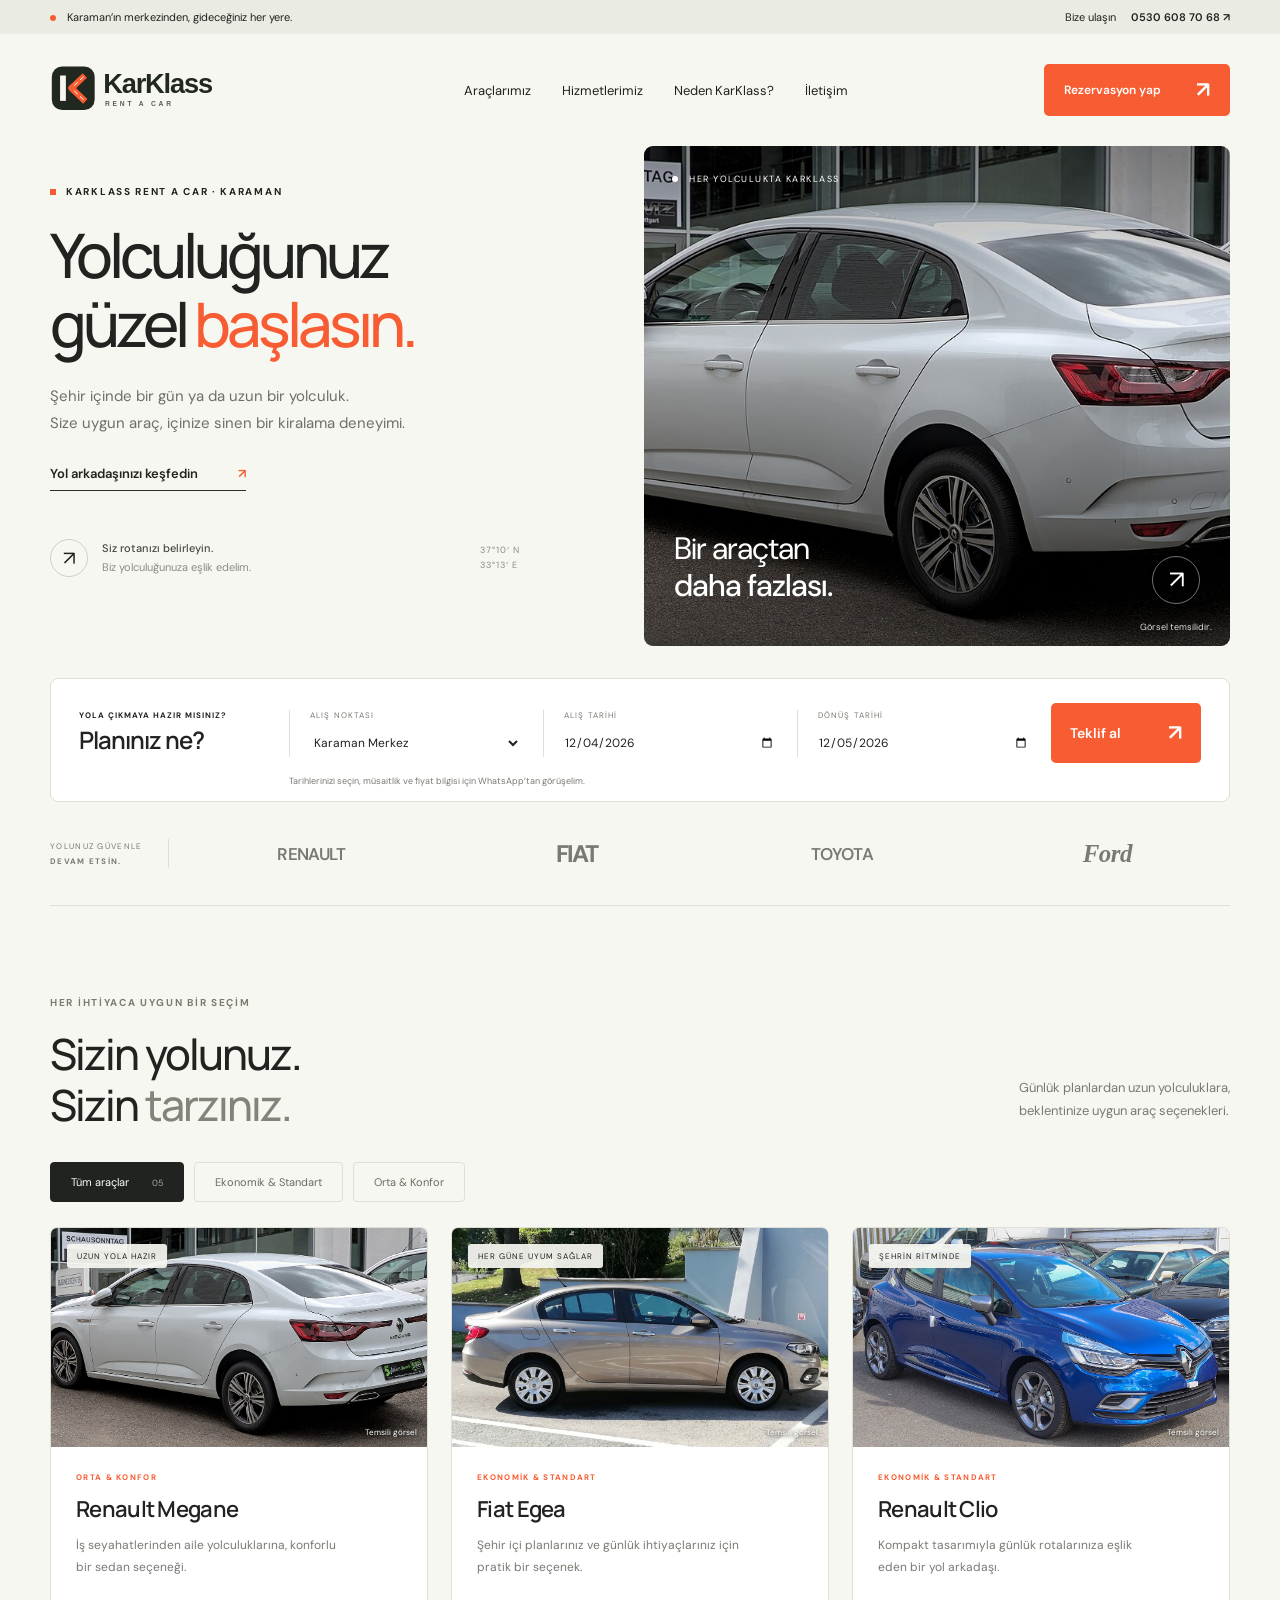
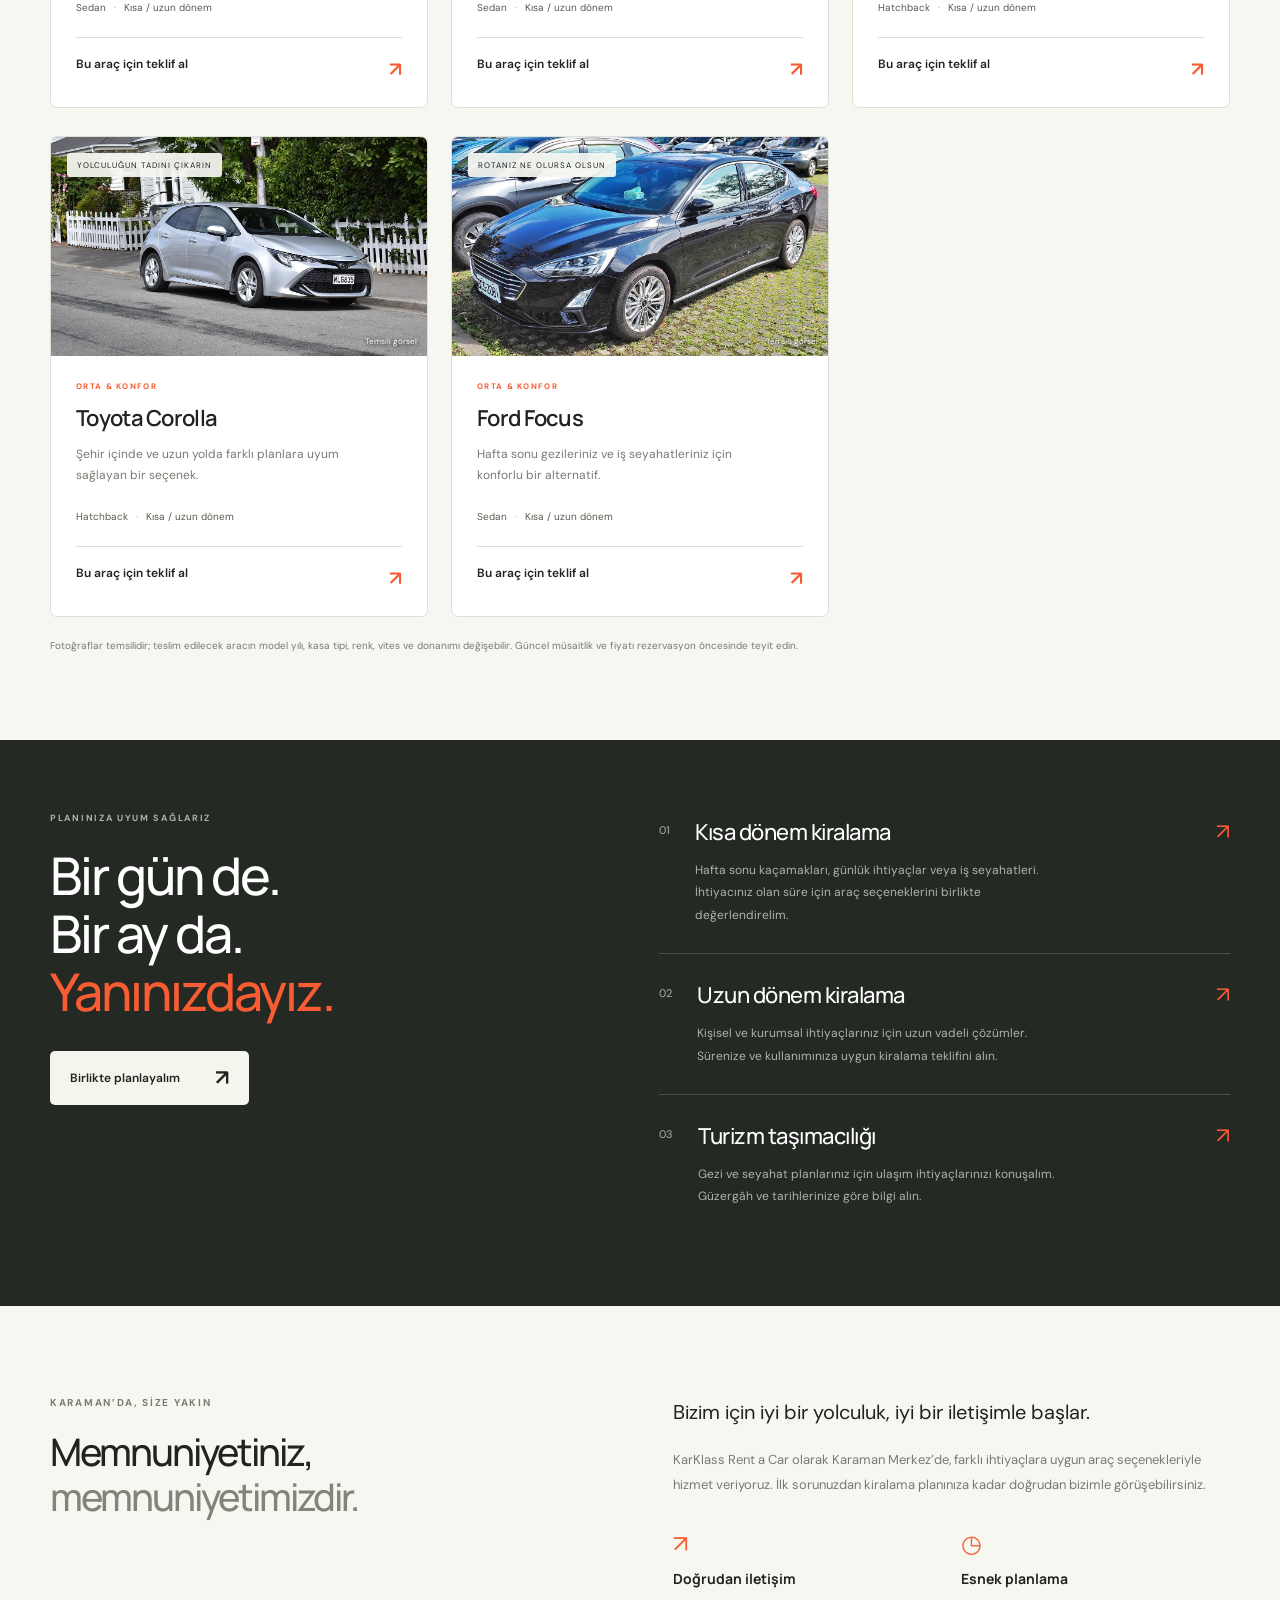
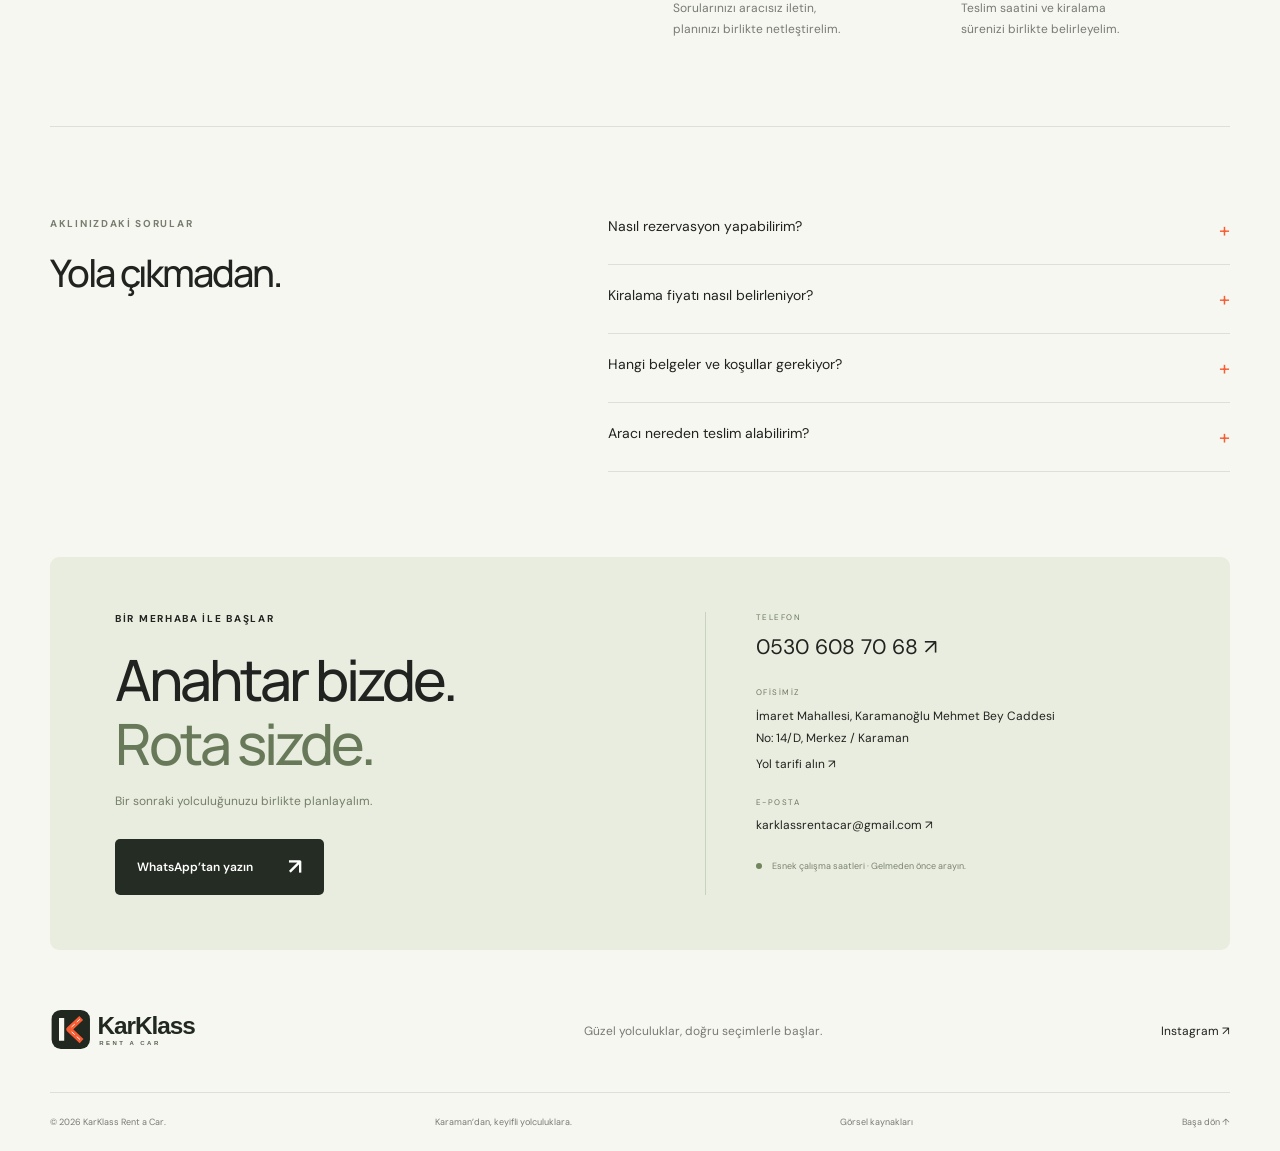
<file: index.html>
<!doctype html>
<html lang="tr">
<head>
  <meta charset="UTF-8"><meta name="viewport" content="width=device-width, initial-scale=1">
  <meta name="theme-color" content="#f7f7f2"><meta name="description" content="Karaman Merkez KarKlass Rent a Car. Megane, Egea, Clio, Corolla ve Focus seçenekleriyle kısa ve uzun dönem araç kiralama. WhatsApp üzerinden teklif alın.">
  <title>KarKlass Rent a Car — Yolculuğunuz güzel başlasın.</title>
  <link rel="preconnect" href="https://fonts.googleapis.com"><link rel="preconnect" href="https://fonts.gstatic.com" crossorigin><link href="https://fonts.googleapis.com/css2?family=DM+Sans:wght@400;500;600;700&family=Manrope:wght@400;500;600;700;800&display=swap" rel="stylesheet">
  <link rel="icon" type="image/svg+xml" href="assets/karklass-icon.svg"><link rel="stylesheet" href="styles.css"><script src="app.js" defer></script>
</head>
<body>
  <div class="topbar"><div class="wrap"><span><i class="status"></i> Karaman’ın merkezinden, gideceğiniz her yere.</span><a href="tel:+905306087068">Bize ulaşın <span>0530 608 70 68 ↗</span></a></div></div>
  <header class="wrap header"><a class="logo" href="#" aria-label="KarKlass Rent a Car ana sayfa"><img src="assets/karklass-logo.svg" alt="KarKlass Rent a Car" width="244" height="64"></a><nav id="navigation" aria-label="Ana menü"><a href="#araclar">Araçlarımız</a><a href="#hizmetler">Hizmetlerimiz</a><a href="#hakkimizda">Neden KarKlass?</a><a href="#iletisim">İletişim</a></nav><a class="button small header-cta" href="https://wa.me/905306087068" target="_blank" rel="noopener">Rezervasyon yap <span>↗</span></a><button class="menu-toggle" aria-label="Menüyü aç" aria-expanded="false" aria-controls="navigation">☰</button></header>
  <main>
    <section class="hero wrap" aria-labelledby="hero-title">
      <div class="hero-copy"><p class="eyebrow"><span></span> KARKLASS RENT A CAR · KARAMAN</p><h1 id="hero-title">Yolculuğunuz<br>güzel <em>başlasın.</em></h1><p class="intro">Şehir içinde bir gün ya da uzun bir yolculuk.<br>Size uygun araç, içinize sinen bir kiralama deneyimi.</p><a class="text-link" href="#araclar">Yol arkadaşınızı keşfedin <span>↗</span></a><div class="hero-bottom"><span class="circle-icon">↗</span><p><strong>Siz rotanızı belirleyin.</strong><br>Biz yolculuğunuza eşlik edelim.</p><span class="coordinates">37°10′ N<br>33°13′ E</span></div></div>
      <div class="hero-visual"><img src="assets/megane.jpg" alt="Renault Megane sedan — temsili fotoğraf" fetchpriority="high"><div class="image-shade"></div><span class="image-label"><i class="status"></i> HER YOLCULUKTA KARKLASS</span><div class="image-caption"><span>Bir araçtan<br><strong>daha fazlası.</strong></span><span class="round-arrow">↗</span></div><span class="image-note">Görsel temsilidir.</span></div>
    </section>
    <section class="booking wrap" aria-label="Kiralama talebi"><div class="booking-heading"><span class="eyebrow">YOLA ÇIKMAYA HAZIR MISINIZ?</span><h2>Planınız ne?</h2></div><form id="booking-form"><label><span>ALIŞ NOKTASI</span><select id="location" aria-label="Alış noktası"><option>Karaman Merkez</option></select></label><label><span>ALIŞ TARİHİ</span><input id="pickup" type="date" required aria-label="Alış tarihi"></label><label><span>DÖNÜŞ TARİHİ</span><input id="return" type="date" required aria-label="Dönüş tarihi"></label><button class="button" type="submit">Teklif al <span>↗</span></button></form><p class="booking-note">Tarihlerinizi seçin, müsaitlik ve fiyat bilgisi için WhatsApp’tan görüşelim.</p></section>
    <div class="brands wrap" aria-label="Araç markaları"><span>YOLUNUZ GÜVENLE<br><strong>DEVAM ETSİN.</strong></span><span class="brand renault">RENAULT</span><span class="brand fiat">FIAT</span><span class="brand vw">TOYOTA</span><span class="brand ford">Ford</span></div>
    <section class="fleet wrap section" id="araclar"><div class="section-heading"><div><p class="eyebrow">HER İHTİYACA UYGUN BİR SEÇİM</p><h2>Sizin yolunuz.<br>Sizin <span>tarzınız.</span></h2></div><p>Günlük planlardan uzun yolculuklara,<br>beklentinize uygun araç seçenekleri.</p></div><div class="filter-row" role="group" aria-label="Araç kategorisi"><button class="filter active" data-filter="all" aria-pressed="true">Tüm araçlar <span>05</span></button><button class="filter" data-filter="economic" aria-pressed="false">Ekonomik & Standart</button><button class="filter" data-filter="comfort" aria-pressed="false">Orta & Konfor</button></div><div class="car-grid"><article class="car-card" data-category="comfort"><div class="car-image"><span class="tag">UZUN YOLA HAZIR</span><img src="assets/megane.jpg" alt="Renault Megane — temsili araç fotoğrafı" loading="lazy" width="1200" height="720"><small>Temsili görsel</small></div><div class="car-content"><p class="eyebrow">ORTA & KONFOR</p><h3>Renault Megane</h3><p>İş seyahatlerinden aile yolculuklarına, konforlu bir sedan seçeneği.</p><div class="car-brands">Sedan<span>·</span>Kısa / uzun dönem</div><a data-car="Renault Megane" href="https://wa.me/905306087068?text=Merhaba%20KarKlass%20Rent%20a%20Car%2C%20Renault%20Megane%20kiralama%20i%C3%A7in%20m%C3%BCsaitlik%20ve%20fiyat%20bilgisi%20alabilir%20miyim%3F" target="_blank" rel="noopener">Bu araç için teklif al <span>↗</span></a></div></article>
<article class="car-card" data-category="economic"><div class="car-image"><span class="tag">HER GÜNE UYUM SAĞLAR</span><img src="assets/egea.jpg" alt="Fiat Egea — temsili araç fotoğrafı" loading="lazy" width="1200" height="720"><small>Temsili görsel</small></div><div class="car-content"><p class="eyebrow">EKONOMİK & STANDART</p><h3>Fiat Egea</h3><p>Şehir içi planlarınız ve günlük ihtiyaçlarınız için pratik bir seçenek.</p><div class="car-brands">Sedan<span>·</span>Kısa / uzun dönem</div><a data-car="Fiat Egea" href="https://wa.me/905306087068?text=Merhaba%20KarKlass%20Rent%20a%20Car%2C%20Fiat%20Egea%20kiralama%20i%C3%A7in%20m%C3%BCsaitlik%20ve%20fiyat%20bilgisi%20alabilir%20miyim%3F" target="_blank" rel="noopener">Bu araç için teklif al <span>↗</span></a></div></article>
<article class="car-card" data-category="economic"><div class="car-image"><span class="tag">ŞEHRİN RİTMİNDE</span><img src="assets/clio.jpg" alt="Renault Clio — temsili araç fotoğrafı" loading="lazy" width="1200" height="720"><small>Temsili görsel</small></div><div class="car-content"><p class="eyebrow">EKONOMİK & STANDART</p><h3>Renault Clio</h3><p>Kompakt tasarımıyla günlük rotalarınıza eşlik eden bir yol arkadaşı.</p><div class="car-brands">Hatchback<span>·</span>Kısa / uzun dönem</div><a data-car="Renault Clio" href="https://wa.me/905306087068?text=Merhaba%20KarKlass%20Rent%20a%20Car%2C%20Renault%20Clio%20kiralama%20i%C3%A7in%20m%C3%BCsaitlik%20ve%20fiyat%20bilgisi%20alabilir%20miyim%3F" target="_blank" rel="noopener">Bu araç için teklif al <span>↗</span></a></div></article>
<article class="car-card" data-category="comfort"><div class="car-image"><span class="tag">YOLCULUĞUN TADINI ÇIKARIN</span><img src="assets/corolla.jpg" alt="Toyota Corolla — temsili araç fotoğrafı" loading="lazy" width="1200" height="720"><small>Temsili görsel</small></div><div class="car-content"><p class="eyebrow">ORTA & KONFOR</p><h3>Toyota Corolla</h3><p>Şehir içinde ve uzun yolda farklı planlara uyum sağlayan bir seçenek.</p><div class="car-brands">Hatchback<span>·</span>Kısa / uzun dönem</div><a data-car="Toyota Corolla" href="https://wa.me/905306087068?text=Merhaba%20KarKlass%20Rent%20a%20Car%2C%20Toyota%20Corolla%20kiralama%20i%C3%A7in%20m%C3%BCsaitlik%20ve%20fiyat%20bilgisi%20alabilir%20miyim%3F" target="_blank" rel="noopener">Bu araç için teklif al <span>↗</span></a></div></article>
<article class="car-card" data-category="comfort"><div class="car-image"><span class="tag">ROTANIZ NE OLURSA OLSUN</span><img src="assets/focus.jpg" alt="Ford Focus — temsili araç fotoğrafı" loading="lazy" width="1200" height="720"><small>Temsili görsel</small></div><div class="car-content"><p class="eyebrow">ORTA & KONFOR</p><h3>Ford Focus</h3><p>Hafta sonu gezileriniz ve iş seyahatleriniz için konforlu bir alternatif.</p><div class="car-brands">Sedan<span>·</span>Kısa / uzun dönem</div><a data-car="Ford Focus" href="https://wa.me/905306087068?text=Merhaba%20KarKlass%20Rent%20a%20Car%2C%20Ford%20Focus%20kiralama%20i%C3%A7in%20m%C3%BCsaitlik%20ve%20fiyat%20bilgisi%20alabilir%20miyim%3F" target="_blank" rel="noopener">Bu araç için teklif al <span>↗</span></a></div></article></div><p class="fleet-note">Fotoğraflar temsilidir; teslim edilecek aracın model yılı, kasa tipi, renk, vites ve donanımı değişebilir. Güncel müsaitlik ve fiyatı rezervasyon öncesinde teyit edin.</p></section>
    <section class="services" id="hizmetler"><div class="wrap services-inner"><div><p class="eyebrow">PLANINIZA UYUM SAĞLARIZ</p><h2>Bir gün de.<br>Bir ay da.<br><em>Yanınızdayız.</em></h2><a class="button light" href="tel:+905306087068">Birlikte planlayalım <span>↗</span></a></div><div class="service-list"><article><span>01</span><div><h3>Kısa dönem kiralama</h3><p>Hafta sonu kaçamakları, günlük ihtiyaçlar veya iş seyahatleri. İhtiyacınız olan süre için araç seçeneklerini birlikte değerlendirelim.</p></div><span>↗</span></article><article><span>02</span><div><h3>Uzun dönem kiralama</h3><p>Kişisel ve kurumsal ihtiyaçlarınız için uzun vadeli çözümler. Sürenize ve kullanımınıza uygun kiralama teklifini alın.</p></div><span>↗</span></article><article><span>03</span><div><h3>Turizm taşımacılığı</h3><p>Gezi ve seyahat planlarınız için ulaşım ihtiyaçlarınızı konuşalım. Güzergâh ve tarihlerinize göre bilgi alın.</p></div><span>↗</span></article></div></div></section>
    <section class="about wrap section" id="hakkimizda"><div><p class="eyebrow">KARAMAN’DA, SİZE YAKIN</p><h2>Memnuniyetiniz,<br><span>memnuniyetimizdir.</span></h2></div><div><p class="about-intro">Bizim için iyi bir yolculuk, iyi bir iletişimle başlar.</p><p>KarKlass Rent a Car olarak Karaman Merkez’de, farklı ihtiyaçlara uygun araç seçenekleriyle hizmet veriyoruz. İlk sorunuzdan kiralama planınıza kadar doğrudan bizimle görüşebilirsiniz.</p><div class="about-details"><div><span>↗</span><h3>Doğrudan iletişim</h3><p>Sorularınızı aracısız iletin,<br>planınızı birlikte netleştirelim.</p></div><div><span>◷</span><h3>Esnek planlama</h3><p>Teslim saatini ve kiralama<br>sürenizi birlikte belirleyelim.</p></div></div></div></section>
    <section class="faq wrap section"><div><p class="eyebrow">AKLINIZDAKİ SORULAR</p><h2>Yola çıkmadan.</h2></div><div class="questions"><details><summary>Nasıl rezervasyon yapabilirim?<span>+</span></summary><p>Tarihlerinizi seçerek WhatsApp üzerinden talep gönderebilir veya bizi arayabilirsiniz. Müsaitlik ve fiyat bilgisi paylaşıldıktan sonra rezervasyonunuz işletmeyle karşılıklı teyit edilerek netleşir.</p></details><details><summary>Kiralama fiyatı nasıl belirleniyor?<span>+</span></summary><p>Fiyat; araç kategorisi, kiralama tarihleri ve süreye göre belirlenir. Güncel teklif için istediğiniz tarihleri ve araç tercihinizi bizimle paylaşın.</p></details><details><summary>Hangi belgeler ve koşullar gerekiyor?<span>+</span></summary><p>Ehliyet, kimlik, yaş, depozito ve diğer kiralama koşulları hakkında rezervasyon öncesinde işletmeden bilgi alabilirsiniz. Koşulları araç seçiminizle birlikte netleştirin.</p></details><details><summary>Aracı nereden teslim alabilirim?<span>+</span></summary><p>Karaman Merkez, İmaret Mahallesi, Karamanoğlu Mehmet Bey Caddesi No: 14/D adresindeki ofisimizle iletişime geçin. Teslim yeri ve saatini rezervasyon sırasında teyit edelim.</p></details></div></section>
    <section class="contact wrap" id="iletisim"><div class="contact-main"><p class="eyebrow">BİR MERHABA İLE BAŞLAR</p><h2>Anahtar bizde.<br><em>Rota sizde.</em></h2><p>Bir sonraki yolculuğunuzu birlikte planlayalım.</p><a class="button dark" href="https://wa.me/905306087068" target="_blank" rel="noopener">WhatsApp’tan yazın <span>↗</span></a></div><div class="contact-info"><div><span>TELEFON</span><a href="tel:+905306087068">0530 608 70 68 ↗</a></div><div><span>OFİSİMİZ</span><p>İmaret Mahallesi, Karamanoğlu Mehmet Bey Caddesi<br>No: 14/D, Merkez / Karaman</p><a class="map-link" href="https://www.google.com/maps/search/?api=1&query=%C4%B0maret%20Mahallesi%20Karamano%C4%9Flu%20Mehmet%20Bey%20Caddesi%2014%2FD%20Karaman" target="_blank" rel="noopener">Yol tarifi alın ↗</a></div><div><span>E-POSTA</span><a class="email" href="mailto:karklassrentacar@gmail.com">karklassrentacar@gmail.com ↗</a></div><p class="hours"><i class="status"></i> Esnek çalışma saatleri · Gelmeden önce arayın.</p></div></section>
  </main>
  <footer class="wrap"><div class="footer-top"><a class="logo" href="#"><img src="assets/karklass-logo.svg" alt="KarKlass Rent a Car" width="244" height="64"></a><p>Güzel yolculuklar, doğru seçimlerle başlar.</p><a href="https://www.instagram.com/klass_rent_a_car/" target="_blank" rel="noopener">Instagram ↗</a></div><div class="footer-bottom"><span>© <span id="year">2026</span> KarKlass Rent a Car.</span><span>Karaman’dan, keyifli yolculuklara.</span><a href="gorsel-kaynaklari.html">Görsel kaynakları</a><a href="#">Başa dön ↑</a></div></footer>
</body>
</html>
</file>
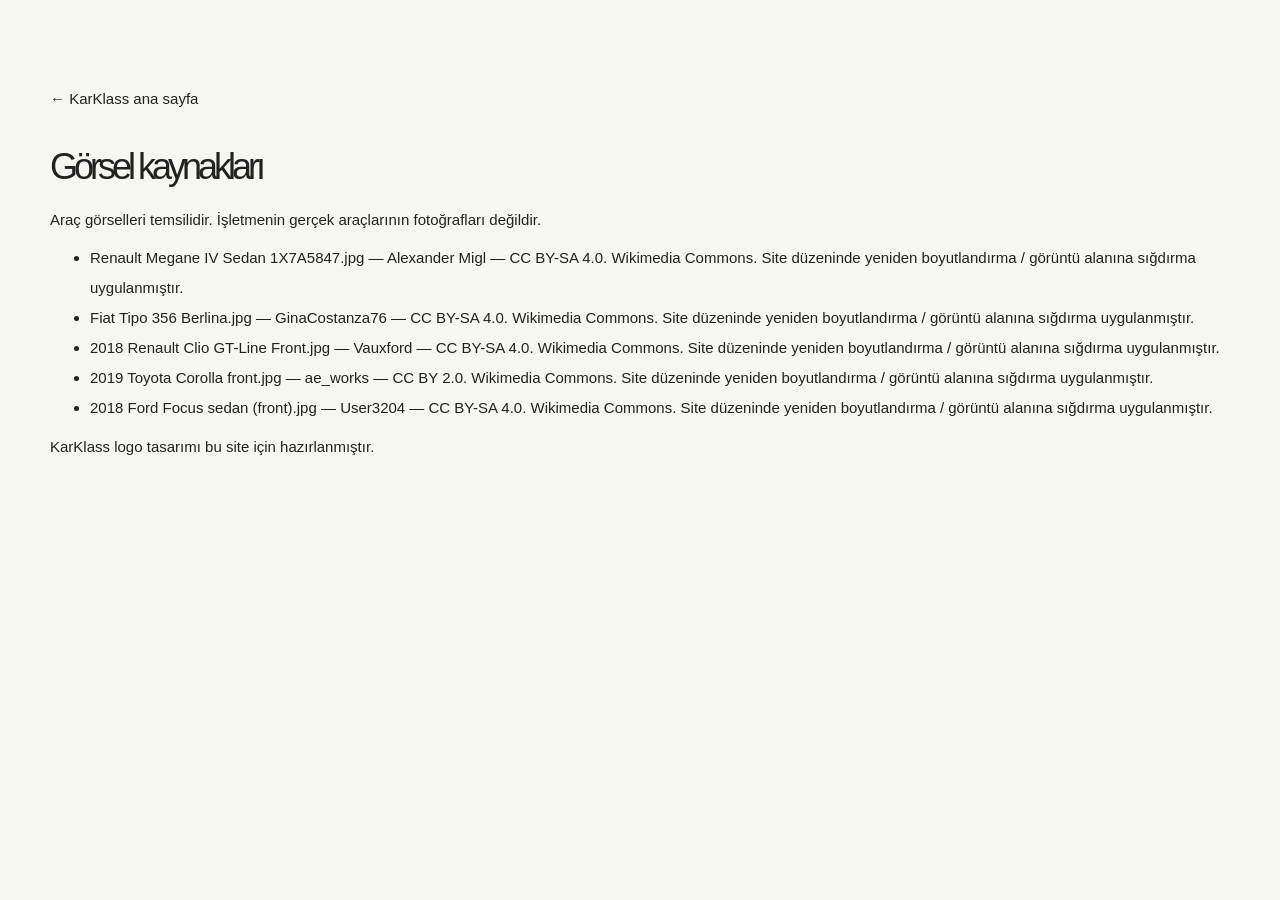
<file: gorsel-kaynaklari.html>
<!doctype html><html lang="tr"><head><meta charset="utf-8"><meta name="viewport" content="width=device-width,initial-scale=1"><title>Görsel kaynakları | KarKlass Rent a Car</title><link rel="stylesheet" href="styles.css"></head><body><main class="wrap section"><a href="/">← KarKlass ana sayfa</a><h1 style="font-size:36px;margin-top:40px">Görsel kaynakları</h1><p>Araç görselleri temsilidir. İşletmenin gerçek araçlarının fotoğrafları değildir.</p><ul style="line-height:2"><li><a href="https://commons.wikimedia.org/wiki/File:Renault_Megane_IV_Sedan_1X7A5847.jpg">Renault Megane IV Sedan 1X7A5847.jpg</a> — Alexander Migl — <a href="https://creativecommons.org/licenses/by-sa/4.0">CC BY-SA 4.0</a>. Wikimedia Commons. Site düzeninde yeniden boyutlandırma / görüntü alanına sığdırma uygulanmıştır.</li><li><a href="https://commons.wikimedia.org/wiki/File:Fiat_Tipo_356_Berlina.jpg">Fiat Tipo 356 Berlina.jpg</a> — GinaCostanza76 — <a href="https://creativecommons.org/licenses/by-sa/4.0">CC BY-SA 4.0</a>. Wikimedia Commons. Site düzeninde yeniden boyutlandırma / görüntü alanına sığdırma uygulanmıştır.</li><li><a href="https://commons.wikimedia.org/wiki/File:2018_Renault_Clio_GT-Line_Front.jpg">2018 Renault Clio GT-Line Front.jpg</a> — Vauxford — <a href="https://creativecommons.org/licenses/by-sa/4.0">CC BY-SA 4.0</a>. Wikimedia Commons. Site düzeninde yeniden boyutlandırma / görüntü alanına sığdırma uygulanmıştır.</li><li><a href="https://commons.wikimedia.org/wiki/File:2019_Toyota_Corolla_front.jpg">2019 Toyota Corolla front.jpg</a> — ae_works — <a href="https://creativecommons.org/licenses/by/2.0">CC BY 2.0</a>. Wikimedia Commons. Site düzeninde yeniden boyutlandırma / görüntü alanına sığdırma uygulanmıştır.</li><li><a href="https://commons.wikimedia.org/wiki/File:2018_Ford_Focus_sedan_(front).jpg">2018 Ford Focus sedan (front).jpg</a> —  User3204 — <a href="https://creativecommons.org/licenses/by-sa/4.0">CC BY-SA 4.0</a>. Wikimedia Commons. Site düzeninde yeniden boyutlandırma / görüntü alanına sığdırma uygulanmıştır.</li></ul><p>KarKlass logo tasarımı bu site için hazırlanmıştır.</p></main></body></html>
</file>
<file: styles.css>
:root{--paper:#f7f7f2;--ink:#20231f;--muted:#777b72;--orange:#f85c32;--line:#dedfd6}*{box-sizing:border-box}html{scroll-behavior:smooth;scroll-padding-top:30px}body{margin:0;background:var(--paper);color:var(--ink);font-family:'DM Sans',Arial,sans-serif;font-size:15px}a{color:inherit;text-decoration:none}button,input,select{font:inherit}button,a,input,select,summary{-webkit-tap-highlight-color:transparent}a:focus-visible,button:focus-visible,input:focus-visible,select:focus-visible,summary:focus-visible{outline:3px solid var(--orange);outline-offset:5px}button,a{touch-action:manipulation}.wrap{width:min(1320px,calc(100% - 100px));margin-inline:auto}.topbar{background:#eaece3;font-size:11px;padding:10px 0}.topbar .wrap{display:flex;justify-content:space-between}.status{display:inline-block;width:6px;height:6px;border-radius:50%;background:var(--orange);margin-right:8px}.topbar a span{margin-left:12px;font-weight:600}.header{height:112px;display:flex;align-items:center;justify-content:space-between}.logo{font-family:'Manrope',sans-serif;font-style:italic;font-size:40px;font-weight:800;letter-spacing:-3px;line-height:.9;position:relative;padding-right:14px;display:inline-block}.logo span{font-family:'DM Sans',sans-serif;display:block;letter-spacing:4px;font-size:9px;font-style:normal;margin-top:9px;margin-left:4px}.logo i{width:6px;height:29px;background:var(--orange);transform:skew(-14deg);position:absolute;right:0;top:5px}nav{display:flex;gap:31px;font-size:13px}nav a:hover{color:var(--orange)}.button{background:var(--orange);border:0;border-radius:5px;color:white;display:inline-flex;align-items:center;justify-content:space-between;gap:35px;padding:20px 25px;font-weight:600;font-size:14px;cursor:pointer;transition:background .2s,transform .2s}.button:hover{background:#d94620;transform:translateY(-2px)}.button span{font-size:22px;line-height:1}.button.small{padding:15px 20px;font-size:12px}.menu-toggle{display:none}.hero{display:grid;grid-template-columns:1fr 1.04fr;gap:30px}.hero-copy{padding-top:39px}.eyebrow{font-size:10px;font-weight:700;letter-spacing:1.7px;margin:0 0 23px}.hero-copy .eyebrow{display:flex;align-items:center;gap:10px}.hero-copy .eyebrow>span{height:6px;width:6px;background:var(--orange)}h1,h2,h3,p{margin-top:0}h1,h2,h3{font-family:'Manrope',Arial,sans-serif}h1{font-size:clamp(48px,4.8vw,73px);letter-spacing:-4px;line-height:1.12;font-weight:500;margin-bottom:24px}em{font-style:normal;color:var(--orange)}.intro{font-size:15px;line-height:1.8;color:#6c7067;margin-bottom:26px}.text-link{display:inline-flex;font-weight:600;font-size:13px;border-bottom:1px solid #2b3029;padding-bottom:8px;gap:40px}.text-link span{color:var(--orange)}.hero-bottom{display:flex;align-items:center;gap:14px;margin-top:48px;max-width:470px}.circle-icon{display:grid;place-items:center;width:38px;height:38px;border:1px solid #ced1c5;border-radius:50%;font-size:20px}.hero-bottom p{font-size:11px;line-height:1.7;color:#8a8d83;margin:0}.hero-bottom strong{color:#454a40;font-weight:500}.coordinates{margin-left:auto;font-size:9px;line-height:1.6;letter-spacing:1px;color:#8a8d83}.hero-visual{position:relative;height:500px;border-radius:9px;overflow:hidden;background:#353638}.hero-visual>img{height:100%;width:100%;object-fit:cover;object-position:52% center}.image-shade{position:absolute;inset:0;background:linear-gradient(180deg,#0005,transparent 40%,#0009)}.image-label{position:absolute;top:27px;left:28px;color:white;letter-spacing:1.5px;font-size:9px}.image-label .status{background:#fff}.image-caption{position:absolute;left:30px;right:30px;bottom:42px;display:flex;justify-content:space-between;align-items:end;color:white;font-size:31px;letter-spacing:-1px;line-height:1.2}.image-caption strong{font-weight:500}.round-arrow{width:48px;height:48px;border:1px solid #ffffff70;border-radius:50%;display:grid;place-items:center;font-size:25px}.image-note{position:absolute;bottom:13px;right:18px;font-size:9px;color:#ddd}.booking{margin-top:32px;background:white;border:1px solid var(--line);border-radius:8px;padding:24px 28px 14px;display:grid;grid-template-columns:190px 1fr;column-gap:20px}.booking-heading .eyebrow{font-size:8px;letter-spacing:1px;margin:4px 0 10px}.booking-heading h2{font-size:24px;letter-spacing:-1px;margin:0;font-weight:600}.booking form{display:grid;grid-template-columns:1fr 1fr 1fr 150px;align-items:center;gap:22px}.booking label{display:grid;gap:9px;border-left:1px solid var(--line);padding-left:20px;min-width:0}.booking label>span{font-size:8px;letter-spacing:1.1px;color:var(--muted)}.booking input,.booking select{width:100%;min-height:28px;background:transparent;border:0;color:var(--ink);font-size:12px;cursor:pointer;padding:0}.booking .button{padding:19px}.booking-note{grid-column:2;font-size:9px;color:var(--muted);margin:12px 0 0}.brands{display:flex;justify-content:space-between;align-items:center;padding:36px 0;border-bottom:1px solid var(--line);gap:20px;color:#777b73}.brands>span:first-child{font-size:8px;letter-spacing:1.3px;line-height:1.8;padding-right:25px;border-right:1px solid var(--line)}.brand{font-size:17px;font-weight:600;letter-spacing:-.6px}.fiat{font-size:24px;font-weight:800;letter-spacing:-2px}.ford{font-family:Georgia,serif;font-style:italic;font-size:25px}.peugeot{letter-spacing:1.5px;font-size:12px}.mercedes{font-family:Georgia,serif;font-weight:400;font-size:20px}.section{padding-top:90px;padding-bottom:85px}.section-heading{display:flex;justify-content:space-between;align-items:end}.section-heading>p{font-size:13px;line-height:1.8;color:var(--muted);margin-bottom:8px}.section h2{font-size:43px;font-weight:500;line-height:1.18;letter-spacing:-2px;margin-bottom:0}.section h2 span{color:#818579}.section .eyebrow{color:#777e6e;margin-bottom:20px}.filter-row{display:flex;gap:10px;margin:32px 0 25px;flex-wrap:wrap}.filter{border:1px solid var(--line);background:transparent;color:#676e60;padding:12px 20px;border-radius:4px;font-size:11px;cursor:pointer}.filter.active{background:var(--ink);border-color:var(--ink);color:white}.filter span{font-size:9px;margin-left:20px;opacity:.6}.car-grid{display:grid;grid-template-columns:repeat(3,1fr);gap:23px}.car-card{border:1px solid var(--line);border-radius:7px;overflow:hidden;background:#fff}.car-card[hidden]{display:none}.car-image{height:215px;position:relative;background:#e6e7e1;overflow:hidden}.car-image img{width:100%;height:100%;object-fit:cover;transition:transform .45s}.car-card:hover img{transform:scale(1.045)}.tag{position:absolute;left:16px;top:16px;background:#f7f7f2ed;border-radius:3px;z-index:1;font-size:8px;letter-spacing:1px;padding:7px 10px}.car-image small{position:absolute;bottom:10px;right:10px;color:white;font-size:8px;text-shadow:0 1px 4px #000}.car-content{padding:25px}.car-content .eyebrow{font-size:8px;letter-spacing:1.3px;color:var(--orange);margin:0 0 12px}.car-content h3{font-size:22px;font-weight:600;letter-spacing:-.7px;margin-bottom:11px}.car-content>p:not(.eyebrow){font-size:12px;line-height:1.8;color:var(--muted);max-width:270px}.car-brands{font-size:10px;padding:10px 0 23px;color:#565d4f}.car-brands span{margin:0 8px;color:#a9ac9f}.car-content>a{display:flex;justify-content:space-between;border-top:1px solid var(--line);padding-top:18px;font-size:12px;font-weight:600}.car-content>a span{color:var(--orange);font-size:20px}.fleet-note{font-size:10px;color:var(--muted);margin:20px 0 0}.services{background:#242923;color:white;padding:72px 0}.services-inner{display:grid;grid-template-columns:1fr 1.1fr;gap:90px}.services .eyebrow{color:#adb5a7;font-size:9px}.services h2{font-size:52px;font-weight:500;letter-spacing:-2px;line-height:1.12;margin-bottom:30px}.light{background:#f4f5ec;color:var(--ink);font-size:12px;padding:16px 20px}.light:hover{background:#e4e8d7}.service-list article{display:flex;gap:25px;padding:26px 0;border-bottom:1px solid #4a5045}.service-list article:first-child{padding-top:5px}.service-list article:last-child{border:0}.service-list article>span:first-child{font-size:11px;color:#aab49e;padding-top:6px}.service-list article>span:last-child{margin-left:auto;color:var(--orange);font-size:22px}.service-list h3{font-size:22px;font-weight:500;letter-spacing:-.5px;margin-bottom:12px}.service-list p{font-size:12px;color:#adb4a7;line-height:1.9;margin-bottom:0;max-width:380px}.about{display:grid;grid-template-columns:1fr 1fr;gap:65px;border-bottom:1px solid var(--line)}.about h2{font-size:38px}.about-intro{font-size:20px;line-height:1.6}.about>div>p:not(.eyebrow):not(.about-intro){font-size:13px;line-height:1.9;color:var(--muted)}.about-details{display:grid;grid-template-columns:1fr 1fr;gap:20px;margin-top:30px}.about-details>div>span{color:var(--orange);font-size:24px}.about-details h3{font-size:14px;margin:10px 0}.about-details p{font-size:12px;line-height:1.8;color:var(--muted);margin:0}.faq{display:grid;grid-template-columns:1fr 1.2fr;gap:40px}.faq h2{font-size:38px}.questions details{border-bottom:1px solid var(--line);padding:21px 0}.questions details:first-child{padding-top:0}.questions summary{list-style:none;display:flex;justify-content:space-between;cursor:pointer;font-size:14px;gap:15px}.questions summary::-webkit-details-marker{display:none}.questions summary span{font-size:20px;color:var(--orange)}.questions details[open] summary span{transform:rotate(45deg)}.questions details p{font-size:13px;color:var(--muted);line-height:1.8;margin:15px 20px 0 0}.contact{background:#e9eddf;border-radius:9px;display:grid;grid-template-columns:1.15fr 1fr;padding:55px 65px;gap:60px}.contact h2{font-size:57px;line-height:1.12;letter-spacing:-3px;font-weight:500;margin-bottom:18px}.contact h2 em{color:#677958}.contact-main>p:not(.eyebrow){font-size:12px;color:#747e68;margin-bottom:30px}.dark{background:#252c23;padding:17px 22px;font-size:12px}.dark:hover{background:#4b5c3e}.contact-info{border-left:1px solid #cbd1bf;padding-left:50px}.contact-info>div{margin-bottom:23px}.contact-info>div>span{display:block;font-size:8px;letter-spacing:1.5px;color:#6c775f;margin-bottom:9px}.contact-info>div>a{display:block;font-size:21px;line-height:1.6}.contact-info p{font-size:12px;line-height:1.8;margin-bottom:5px}.contact-info a.map-link,.contact-info a.email{font-size:12px}.hours{font-size:9px!important;color:#7b836f;margin:0}.hours .status{background:#71865d}footer{padding-top:55px}.footer-top{display:flex;justify-content:space-between;align-items:center;padding-bottom:35px;border-bottom:1px solid var(--line)}.footer-top p{font-size:12px;color:var(--muted);margin:0}.footer-top>a:last-child{font-size:12px}.footer-top .logo{font-size:30px}.footer-top .logo span{font-size:7px;letter-spacing:3px}.footer-top .logo i{height:22px;width:5px}.footer-bottom{display:flex;justify-content:space-between;padding:23px 0;font-size:9px;color:var(--muted)}@media(min-width:1500px){.hero-visual{height:550px}.hero-copy{padding-top:55px}.hero-bottom{margin-top:65px}}@media(max-width:1100px){.wrap{width:calc(100% - 60px)}nav{gap:20px}.hero{gap:20px}h1{font-size:55px}.hero-visual{height:470px}.hero-bottom{margin-top:35px}.booking{grid-template-columns:150px 1fr;padding:22px 20px 14px}.booking form{gap:10px;grid-template-columns:1fr 1fr 1fr 110px}.booking label{padding-left:10px}.brands .brand{font-size:15px}.brands>span:first-child{display:none}.services-inner{gap:50px}.contact{padding:45px;gap:30px}.contact-info{padding-left:30px}.car-content{padding:20px}.car-image{height:185px}}@media(max-width:760px){.wrap{width:calc(100% - 36px)}.topbar{font-size:9px}.topbar a{display:none}.header{height:90px}.logo{font-size:34px}nav{display:none;position:absolute;top:119px;left:18px;right:18px;padding:25px;background:var(--paper);border:1px solid var(--line);z-index:10;box-shadow:0 10px 20px #0001}nav.open{display:flex;flex-direction:column}.header-cta{margin-left:auto;margin-right:18px}.button.small{font-size:10px;padding:12px;gap:12px}.menu-toggle{display:block;background:transparent;border:0;font-size:23px;cursor:pointer}.hero{grid-template-columns:1fr;gap:28px}.hero-copy{padding-top:15px}h1{font-size:57px;letter-spacing:-3px}.eyebrow{font-size:8px}.intro{font-size:13px}.hero-bottom{display:none}.hero-visual{height:360px}.image-caption{font-size:28px}.booking{grid-template-columns:1fr;margin-top:20px;padding:22px}.booking-heading{display:flex;justify-content:space-between;align-items:center;margin-bottom:20px}.booking-heading h2{font-size:22px}.booking-heading .eyebrow{max-width:100px;line-height:1.6;margin:0}.booking form{grid-template-columns:1fr 1fr;gap:20px}.booking label{padding:0;border:0}.booking label:first-child{grid-column:1/-1;padding-bottom:12px;border-bottom:1px solid var(--line)}.booking .button{grid-column:1/-1}.booking-note{grid-column:1;line-height:1.7}.brands{flex-wrap:wrap;justify-content:center;padding:27px 5px;gap:22px 30px}.brands .brand{font-size:15px}.section{padding-top:58px;padding-bottom:55px}.section-heading{display:block}.section h2{font-size:37px}.section-heading>p{font-size:12px;margin-top:20px}.filter-row{gap:8px;margin-top:23px}.filter{padding:10px 12px;font-size:10px}.filter span{margin-left:10px}.car-grid{grid-template-columns:1fr}.car-image{height:230px}.car-content{padding:23px}.car-content>p:not(.eyebrow){max-width:none}.fleet-note{line-height:1.7}.services{padding:50px 0}.services-inner{grid-template-columns:1fr;gap:35px}.services h2{font-size:45px}.service-list h3{font-size:20px}.service-list article{gap:18px}.about{grid-template-columns:1fr;gap:25px}.about h2{font-size:33px}.about-intro{font-size:19px}.faq{grid-template-columns:1fr;gap:28px}.questions summary{font-size:12px}.contact{grid-template-columns:1fr;padding:32px 25px;gap:35px}.contact h2{font-size:49px}.contact-info{border-left:0;border-top:1px solid #cbd1bf;padding-left:0;padding-top:30px}.contact-info>div>a{font-size:20px}.footer-top{flex-wrap:wrap;gap:25px}.footer-top p{order:3;width:100%;font-size:11px}.footer-bottom{gap:20px;flex-wrap:wrap;font-size:8px}.footer-bottom>span:nth-child(2){display:none}}@media(prefers-reduced-motion:reduce){html{scroll-behavior:auto}*,*::before,*::after{transition:none!important}}

/* KarKlass identity and five-model fleet */
.logo{padding:0;line-height:1;letter-spacing:normal;flex-shrink:0}.logo>img{display:block;width:218px;height:auto}.footer-top .logo>img{width:195px}.car-image{height:auto;aspect-ratio:1.72;background:#e8eae3}.car-image img{object-fit:cover}.hero-visual>img{object-position:50% center}.car-grid{row-gap:28px}.car-content{display:flex;flex-direction:column;flex:1}.car-card{display:flex;flex-direction:column}.car-content>a{margin-top:auto}.car-content>p:not(.eyebrow){min-height:44px}.brands .brand{flex:1;text-align:center}.fleet-note{max-width:930px;line-height:1.8}.footer-bottom{flex-wrap:wrap;gap:15px}.contact-info a.email{overflow-wrap:anywhere}
@media(max-width:1100px){.header nav{gap:16px;font-size:12px}.logo>img{width:180px}}
@media(max-width:760px){.logo>img{width:162px}.header-cta{margin-right:12px}.header-cta.small{gap:8px;padding:12px 10px}.brands .brand{flex:0 1 32%}.hero-visual{height:330px}.hero-visual>img{object-fit:cover}.car-image{aspect-ratio:1.65}.footer-top .logo>img{width:180px}}
@media(max-width:380px){.logo>img{width:144px}.header-cta.small{font-size:9px;padding:11px 8px}.header-cta{margin-right:8px}.header-cta span{font-size:16px}}
</file>
